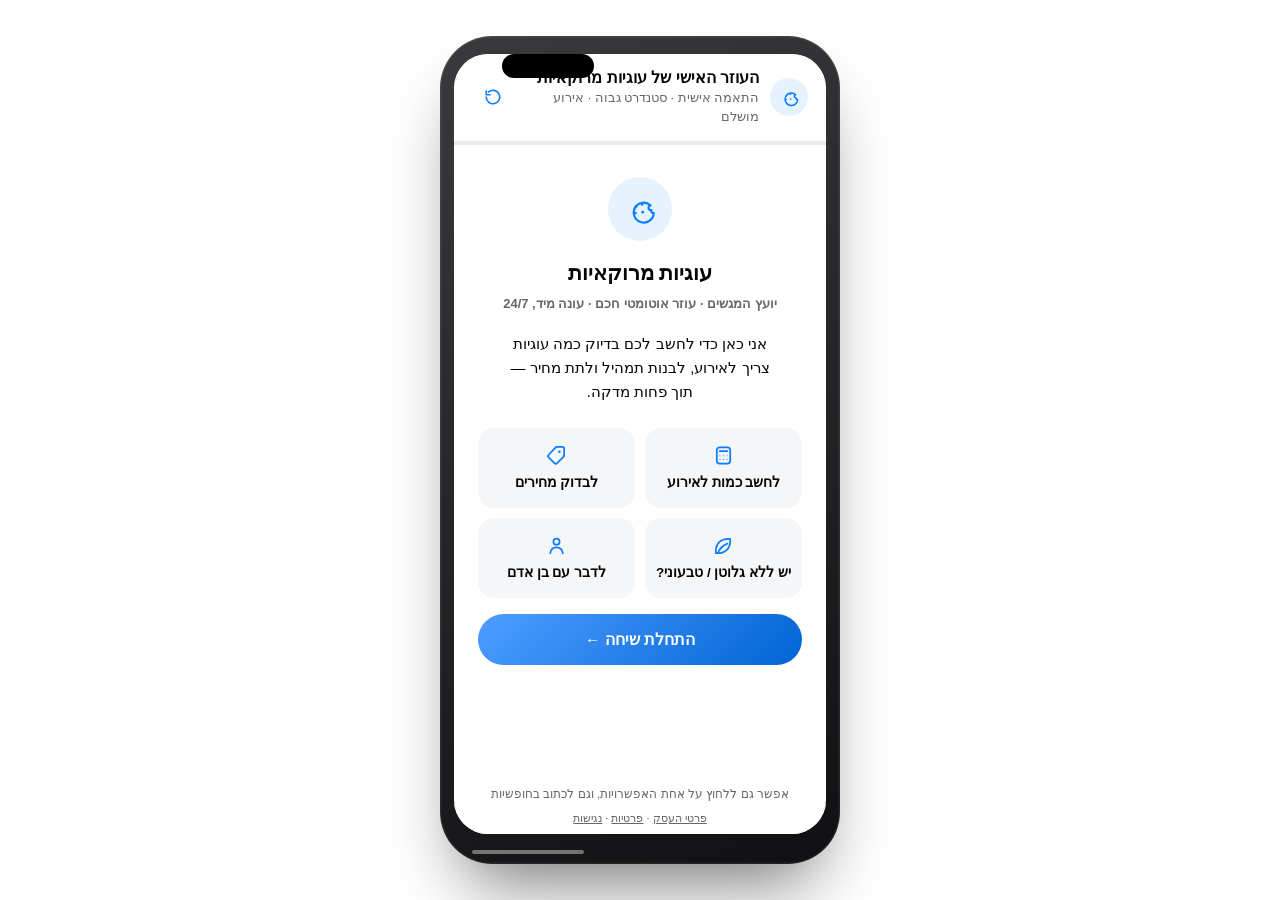
<file: index.html>
<!DOCTYPE html>
<html lang="he" dir="rtl">
<head>
<meta charset="utf-8">
<meta name="viewport" content="width=device-width, initial-scale=1, viewport-fit=cover">
<title>יועץ המגשים | עוגיות מרוקאיות</title>
<meta name="description" content="יועץ חכם שמחשב לכם כמה עוגיות מרוקאיות צריך לאירוע — כמות, תמהיל ומחיר לפי מספר האורחים, סוג האירוע והתקציב.">
<meta name="theme-color" content="#FBF6EC">
<meta http-equiv="Content-Security-Policy" content="default-src 'none'; script-src 'self'; style-src 'self' 'unsafe-inline' https://fonts.googleapis.com; font-src https://fonts.gstatic.com; connect-src 'self' https://script.google.com; img-src 'self' data:; base-uri 'none'; form-action 'none'; frame-ancestors 'none'">

<meta property="og:type" content="website">
<meta property="og:site_name" content="עוגיות מרוקאיות">
<meta property="og:locale" content="he_IL">
<meta property="og:title" content="כמה עוגיות באמת צריך לחינה? גלו ב-30 שניות">
<meta property="og:description" content="יועץ חכם שמחשב לכם כמות, תמהיל ומחיר לפי מספר האורחים, סוג האירוע והתקציב — כדי שלא ייגמר באמצע.">
<meta name="twitter:card" content="summary_large_image">

<link rel="preconnect" href="https://fonts.googleapis.com">
<link rel="preconnect" href="https://fonts.gstatic.com" crossorigin>
<link href="https://fonts.googleapis.com/css2?family=Rubik:wght@400;500;600;700;800&display=swap" rel="stylesheet">
<link rel="stylesheet" href="assets/app.css?v=1789231597990">
</head>
<body>

<!-- מסגרת טלפון: נראית רק ברחב (עמוד עם שוליים סביב הצ'אט).
     בנייד chat-app נשאר מסך מלא בדיוק כמו קודם — position:fixed מתעלם
     מהעטיפה הזו לגמרי, אז שום דבר לא משתנה בחוויה הניידת. -->
<div class="phone-frame">
<div class="chat-app" id="chatPanel">
  <div class="chat-head">
    <span class="av" aria-hidden="true">
      <svg viewBox="0 0 24 24" fill="none" stroke="currentColor" stroke-width="1.8" stroke-linecap="round" stroke-linejoin="round">
        <path d="M20.5 12.8c-1 .3-2-.4-2.1-1.5-.1-1 .6-1.9 1.6-2a7.5 7.5 0 1 0 2.3 5.6c-.7.4-1.5-.1-1.8-1.1Z"/>
        <circle cx="9" cy="10.2" r="1" fill="currentColor" stroke="none"/>
        <circle cx="13.6" cy="8.6" r="1" fill="currentColor" stroke="none"/>
        <circle cx="8.6" cy="15" r="1" fill="currentColor" stroke="none"/>
        <circle cx="14" cy="14.4" r="1" fill="currentColor" stroke="none"/>
      </svg>
    </span>
    <span>
      <b>העוזר האישי של עוגיות מרוקאיות</b>
      <small id="chatSub">התאמה אישית · סטנדרט גבוה · אירוע מושלם</small>
    </span>
    <button class="restart" id="chatRestart" aria-label="התחלה מחדש" title="התחלה מחדש">
      <svg viewBox="0 0 24 24" fill="none" stroke="currentColor" stroke-width="2.2" stroke-linecap="round" stroke-linejoin="round"><path d="M3 12a9 9 0 1 0 3-6.7M3 4v5h5"/></svg>
    </button>
  </div>
  <div class="chat-progress" id="chatProgress"><div class="bar" id="chatProgressBar"></div></div>

  <!-- מסך הבית: לא נכנסים ישר לשיחה חיה — קודם רואים מי מדבר איתם ולמה
       לסמוך עליו. בלי זה כל הדף מרגיש כמו הדגמת AI גנרית, לא עסק אמיתי. -->
  <div class="chat-home" id="chatHome">
    <div class="home-logo" aria-hidden="true">
      <svg viewBox="0 0 24 24" fill="none" stroke="currentColor" stroke-width="1.6" stroke-linecap="round" stroke-linejoin="round">
        <path d="M20.5 12.8c-1 .3-2-.4-2.1-1.5-.1-1 .6-1.9 1.6-2a7.5 7.5 0 1 0 2.3 5.6c-.7.4-1.5-.1-1.8-1.1Z"/>
        <circle cx="9" cy="10.2" r="1" fill="currentColor" stroke="none"/>
        <circle cx="13.6" cy="8.6" r="1" fill="currentColor" stroke="none"/>
        <circle cx="8.6" cy="15" r="1" fill="currentColor" stroke="none"/>
        <circle cx="14" cy="14.4" r="1" fill="currentColor" stroke="none"/>
      </svg>
    </div>
    <h1>עוגיות מרוקאיות</h1>
    <p class="home-tag">יועץ המגשים · עוזר אוטומטי חכם · עונה מיד, 24/7</p>
    <p class="home-greet">אני כאן כדי לחשב לכם בדיוק כמה עוגיות צריך לאירוע, לבנות תמהיל ולתת מחיר — תוך פחות מדקה.</p>

    <div class="home-starters">
      <button class="starter" data-starter="calc">
        <span class="ic">
          <svg viewBox="0 0 24 24" fill="none" stroke="currentColor" stroke-width="1.8" stroke-linecap="round" stroke-linejoin="round">
            <rect x="5" y="3.5" width="14" height="17" rx="3"/>
            <path d="M8 7.5h8"/>
            <circle cx="8.3" cy="12.3" r=".6" fill="currentColor" stroke="none"/>
            <circle cx="12" cy="12.3" r=".6" fill="currentColor" stroke="none"/>
            <circle cx="15.7" cy="12.3" r=".6" fill="currentColor" stroke="none"/>
            <circle cx="8.3" cy="16" r=".6" fill="currentColor" stroke="none"/>
            <circle cx="12" cy="16" r=".6" fill="currentColor" stroke="none"/>
            <circle cx="15.7" cy="16" r=".6" fill="currentColor" stroke="none"/>
          </svg>
        </span>
        <span>לחשב כמות לאירוע</span>
      </button>
      <button class="starter" data-starter="price">
        <span class="ic">
          <svg viewBox="0 0 24 24" fill="none" stroke="currentColor" stroke-width="1.8" stroke-linecap="round" stroke-linejoin="round">
            <path d="M20 12.6 12.6 20a2 2 0 0 1-2.8 0l-6-6a2 2 0 0 1 0-2.8L11.2 3.6A2 2 0 0 1 12.6 3H18a2 2 0 0 1 2 2v5.6a2 2 0 0 1-.6 1.4Z"/>
            <circle cx="15" cy="8" r="1.3" fill="currentColor" stroke="none"/>
          </svg>
        </span>
        <span>לבדוק מחירים</span>
      </button>
      <button class="starter" data-starter="diet">
        <span class="ic">
          <svg viewBox="0 0 24 24" fill="none" stroke="currentColor" stroke-width="1.8" stroke-linecap="round" stroke-linejoin="round">
            <path d="M6 20c8 0 13-5 13-13V5h-2C9 5 4 10 4 18v2Z"/>
            <path d="M6 20c2-5 5-8 10-10"/>
          </svg>
        </span>
        <span>יש ללא גלוטן / טבעוני?</span>
      </button>
      <button class="starter" data-starter="human">
        <span class="ic">
          <svg viewBox="0 0 24 24" fill="none" stroke="currentColor" stroke-width="1.8" stroke-linecap="round" stroke-linejoin="round">
            <circle cx="12" cy="8" r="3.2"/>
            <path d="M5.5 20c0-3.6 3-6 6.5-6s6.5 2.4 6.5 6"/>
          </svg>
        </span>
        <span>לדבר עם בן אדם</span>
      </button>
    </div>

    <button class="home-cta" id="homeStart">התחלת שיחה ←</button>
  </div>

  <div class="chat-feed" id="chatFeed" aria-live="polite" hidden></div>
  <div class="chat-chips" id="chatChips"></div>
  <div class="chat-hint" id="chatHint">אפשר גם ללחוץ על אחת האפשרויות, וגם לכתוב בחופשיות</div>

  <form class="chat-form" id="chatForm" autocomplete="off" hidden>
    <input id="chatInput" type="text" maxlength="300" placeholder="כתבו לי מה שבא לכם…" aria-label="הודעה">
    <button type="submit" aria-label="שליחה">
      <svg viewBox="0 0 24 24" fill="none" stroke="currentColor" stroke-width="2.2" stroke-linecap="round" stroke-linejoin="round"><path d="M20 12H5M11 6l-6 6 6 6"/></svg>
    </button>
  </form>

  <div class="chat-legal">
    <a href="terms.html">פרטי העסק</a> · <a href="privacy.html">פרטיות</a> · <a href="accessibility.html">נגישות</a>
  </div>
</div>
</div>

<script src="assets/data.js?v=1789334199188"></script>
<script src="assets/art.js?v=1789334199188"></script>
<script src="assets/engine.js?v=1789334199188"></script>
<script src="assets/nlu.js?v=1789334199188"></script>
<script src="assets/chat.js?v=1789334199188"></script>
</body>
</html>
</file>
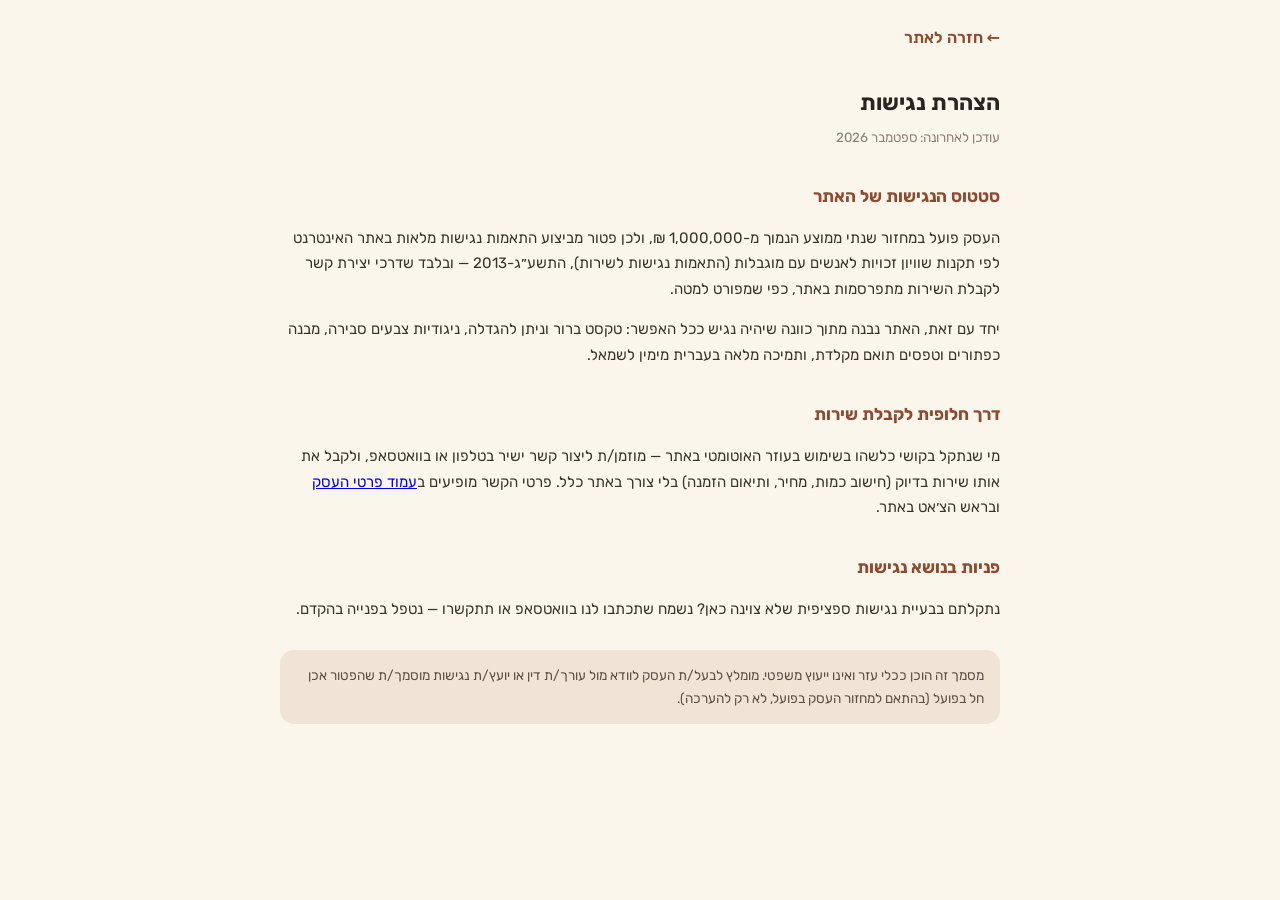
<file: accessibility.html>
<!DOCTYPE html>
<html lang="he" dir="rtl">
<head>
<meta charset="utf-8">
<meta name="viewport" content="width=device-width, initial-scale=1">
<title>הצהרת נגישות | עוגיות מרוקאיות</title>
<meta name="robots" content="noindex">
<link href="https://fonts.googleapis.com/css2?family=Rubik:wght@400;500;600;700&display=swap" rel="stylesheet">
<style>
  :root{color-scheme:light}
  body{background:#FBF6EC;color:#2b2420;font-family:Rubik,system-ui,sans-serif;line-height:1.7;margin:0;padding:24px 16px 60px}
  .wrap{max-width:720px;margin:0 auto}
  h1{font-size:22px;margin-bottom:4px}
  h2{font-size:17px;margin-top:32px;color:#8C4A2F}
  p,li{font-size:15px;color:#3a332c}
  .back{display:inline-block;margin-bottom:18px;color:#8C4A2F;text-decoration:none;font-weight:600}
  .note{background:#F1E3D6;border-radius:14px;padding:14px 16px;font-size:13.5px;color:#5a4f45;margin-top:28px}
  small.upd{display:block;margin-top:6px;color:#8a8078}
</style>
</head>
<body>
<div class="wrap">
  <a class="back" href="index.html">← חזרה לאתר</a>
  <h1>הצהרת נגישות</h1>
  <small class="upd">עודכן לאחרונה: ספטמבר 2026</small>

  <h2>סטטוס הנגישות של האתר</h2>
  <p>
    העסק פועל במחזור שנתי ממוצע הנמוך מ-1,000,000 ₪, ולכן פטור מביצוע התאמות נגישות מלאות באתר
    האינטרנט לפי תקנות שוויון זכויות לאנשים עם מוגבלות (התאמות נגישות לשירות), התשע״ג-2013 —
    ובלבד שדרכי יצירת קשר לקבלת השירות מתפרסמות באתר, כפי שמפורט למטה.
  </p>
  <p>
    יחד עם זאת, האתר נבנה מתוך כוונה שיהיה נגיש ככל האפשר: טקסט ברור וניתן להגדלה, ניגודיות
    צבעים סבירה, מבנה כפתורים וטפסים תואם מקלדת, ותמיכה מלאה בעברית מימין לשמאל.
  </p>

  <h2>דרך חלופית לקבלת שירות</h2>
  <p>
    מי שנתקל בקושי כלשהו בשימוש בעוזר האוטומטי באתר — מוזמן/ת ליצור קשר ישיר בטלפון או בוואטסאפ,
    ולקבל את אותו שירות בדיוק (חישוב כמות, מחיר, ותיאום הזמנה) בלי צורך באתר כלל. פרטי הקשר
    מופיעים ב<a href="terms.html">עמוד פרטי העסק</a> ובראש הצ׳אט באתר.
  </p>

  <h2>פניות בנושא נגישות</h2>
  <p>
    נתקלתם בבעיית נגישות ספציפית שלא צוינה כאן? נשמח שתכתבו לנו בוואטסאפ או תתקשרו — נטפל בפנייה
    בהקדם.
  </p>

  <div class="note">
    מסמך זה הוכן ככלי עזר ואינו ייעוץ משפטי. מומלץ לבעל/ת העסק לוודא מול עורך/ת דין או יועץ/ת
    נגישות מוסמך/ת שהפטור אכן חל בפועל (בהתאם למחזור העסק בפועל, לא רק להערכה).
  </div>
</div>
</body>
</html>
</file>
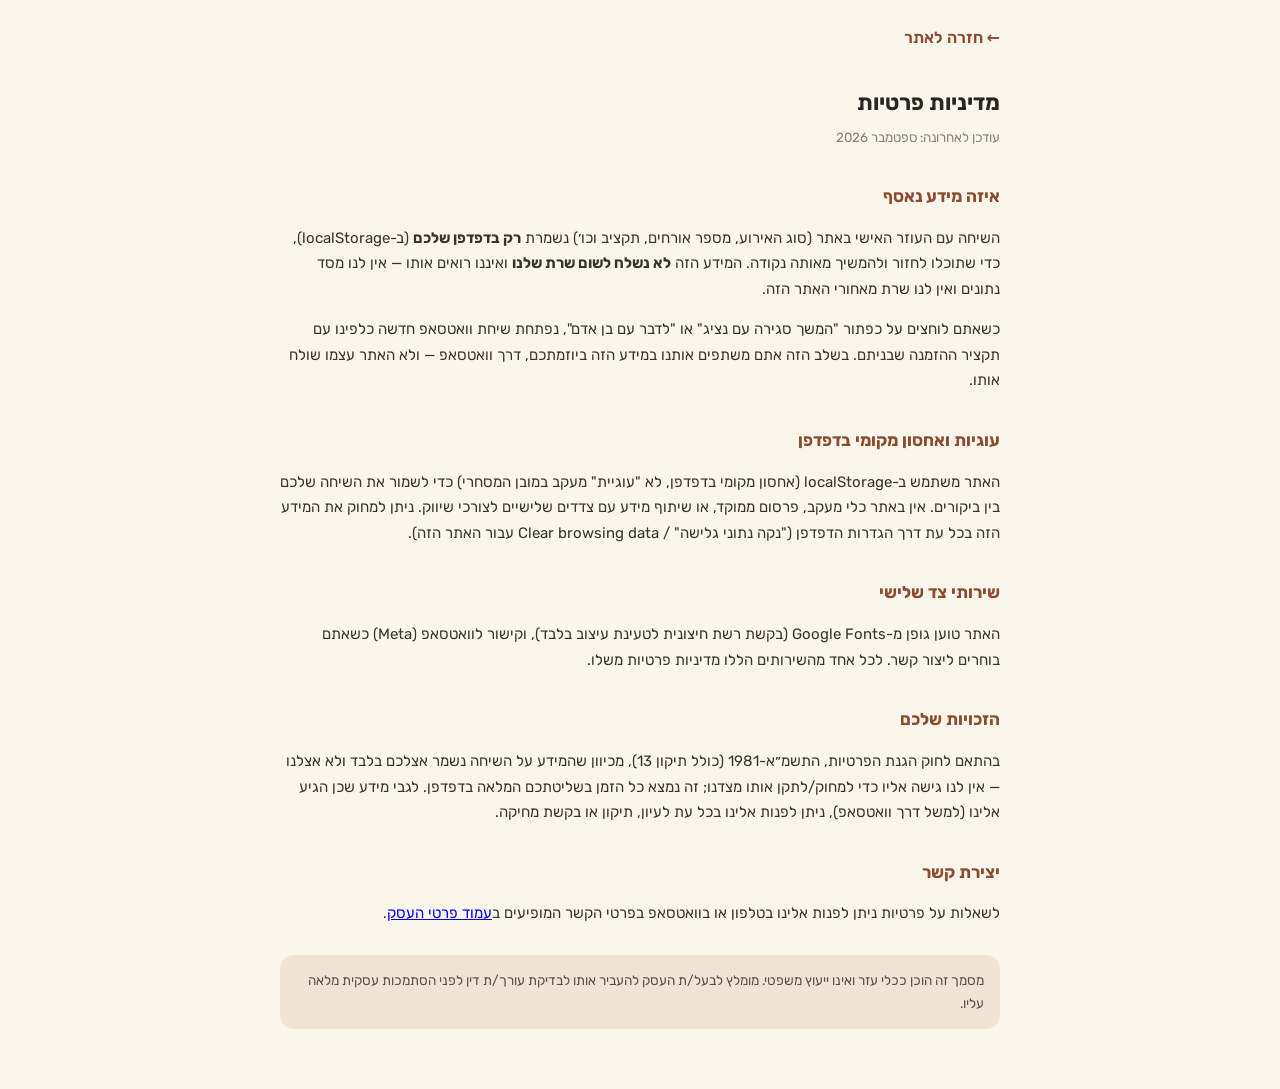
<file: privacy.html>
<!DOCTYPE html>
<html lang="he" dir="rtl">
<head>
<meta charset="utf-8">
<meta name="viewport" content="width=device-width, initial-scale=1">
<title>מדיניות פרטיות | עוגיות מרוקאיות</title>
<meta name="robots" content="noindex">
<link href="https://fonts.googleapis.com/css2?family=Rubik:wght@400;500;600;700&display=swap" rel="stylesheet">
<style>
  :root{color-scheme:light}
  body{background:#FBF6EC;color:#2b2420;font-family:Rubik,system-ui,sans-serif;line-height:1.7;margin:0;padding:24px 16px 60px}
  .wrap{max-width:720px;margin:0 auto}
  h1{font-size:22px;margin-bottom:4px}
  h2{font-size:17px;margin-top:32px;color:#8C4A2F}
  p,li{font-size:15px;color:#3a332c}
  .back{display:inline-block;margin-bottom:18px;color:#8C4A2F;text-decoration:none;font-weight:600}
  .note{background:#F1E3D6;border-radius:14px;padding:14px 16px;font-size:13.5px;color:#5a4f45;margin-top:28px}
  small.upd{display:block;margin-top:6px;color:#8a8078}
</style>
</head>
<body>
<div class="wrap">
  <a class="back" href="index.html">← חזרה לאתר</a>
  <h1>מדיניות פרטיות</h1>
  <small class="upd">עודכן לאחרונה: ספטמבר 2026</small>

  <h2>איזה מידע נאסף</h2>
  <p>
    השיחה עם העוזר האישי באתר (סוג האירוע, מספר אורחים, תקציב וכו׳) נשמרת <b>רק בדפדפן שלכם</b>
    (ב-localStorage), כדי שתוכלו לחזור ולהמשיך מאותה נקודה. המידע הזה <b>לא נשלח לשום שרת שלנו</b>
    ואיננו רואים אותו — אין לנו מסד נתונים ואין לנו שרת מאחורי האתר הזה.
  </p>
  <p>
    כשאתם לוחצים על כפתור "המשך סגירה עם נציג" או "לדבר עם בן אדם", נפתחת שיחת וואטסאפ חדשה
    כלפינו עם תקציר ההזמנה שבניתם. בשלב הזה אתם משתפים אותנו במידע הזה ביוזמתכם, דרך וואטסאפ —
    ולא האתר עצמו שולח אותו.
  </p>

  <h2>עוגיות ואחסון מקומי בדפדפן</h2>
  <p>
    האתר משתמש ב-localStorage (אחסון מקומי בדפדפן, לא "עוגיית" מעקב במובן המסחרי) כדי לשמור את
    השיחה שלכם בין ביקורים. אין באתר כלי מעקב, פרסום ממוקד, או שיתוף מידע עם צדדים שלישיים לצורכי
    שיווק. ניתן למחוק את המידע הזה בכל עת דרך הגדרות הדפדפן ("נקה נתוני גלישה" / Clear browsing data
    עבור האתר הזה).
  </p>

  <h2>שירותי צד שלישי</h2>
  <p>
    האתר טוען גופן מ-Google Fonts (בקשת רשת חיצונית לטעינת עיצוב בלבד), וקישור לוואטסאפ (Meta) כשאתם
    בוחרים ליצור קשר. לכל אחד מהשירותים הללו מדיניות פרטיות משלו.
  </p>

  <h2>הזכויות שלכם</h2>
  <p>
    בהתאם לחוק הגנת הפרטיות, התשמ״א-1981 (כולל תיקון 13), מכיוון שהמידע על השיחה נשמר אצלכם בלבד
    ולא אצלנו — אין לנו גישה אליו כדי למחוק/לתקן אותו מצדנו; זה נמצא כל הזמן בשליטתכם המלאה בדפדפן.
    לגבי מידע שכן הגיע אלינו (למשל דרך וואטסאפ), ניתן לפנות אלינו בכל עת לעיון, תיקון או בקשת מחיקה.
  </p>

  <h2>יצירת קשר</h2>
  <p>לשאלות על פרטיות ניתן לפנות אלינו בטלפון או בוואטסאפ בפרטי הקשר המופיעים ב<a href="terms.html">עמוד פרטי העסק</a>.</p>

  <div class="note">
    מסמך זה הוכן ככלי עזר ואינו ייעוץ משפטי. מומלץ לבעל/ת העסק להעביר אותו לבדיקת עורך/ת דין
    לפני הסתמכות עסקית מלאה עליו.
  </div>
</div>
</body>
</html>
</file>
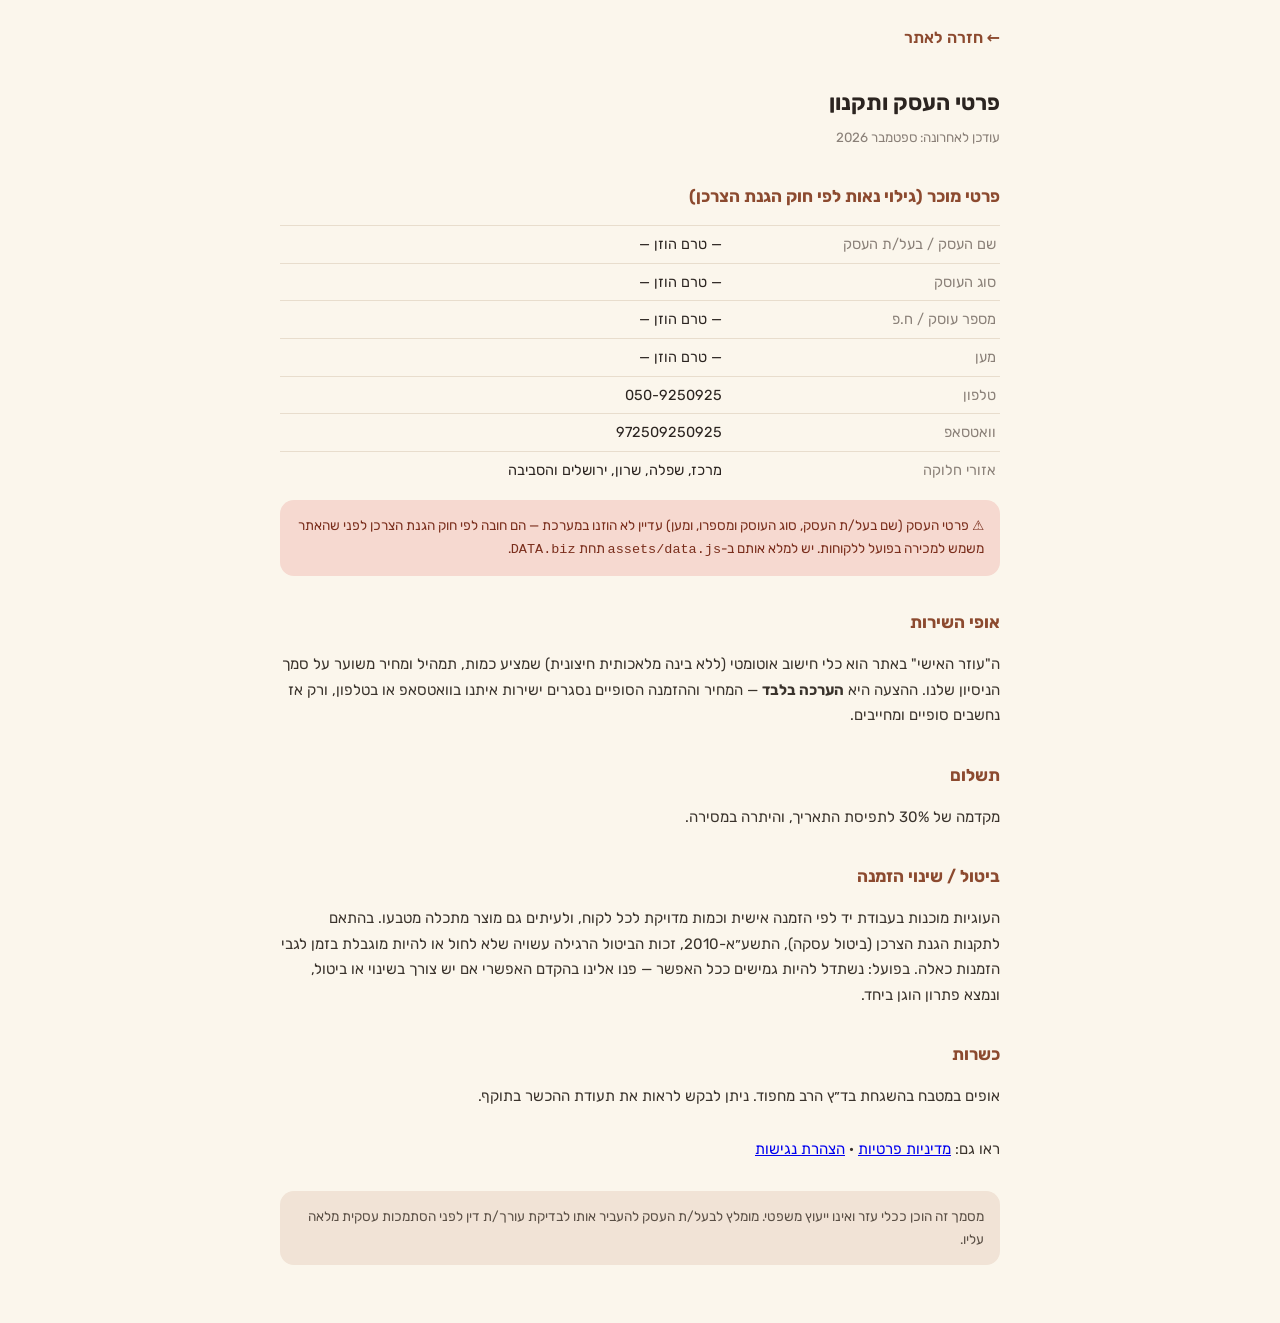
<file: terms.html>
<!DOCTYPE html>
<html lang="he" dir="rtl">
<head>
<meta charset="utf-8">
<meta name="viewport" content="width=device-width, initial-scale=1">
<title>פרטי העסק ותקנון | עוגיות מרוקאיות</title>
<meta name="robots" content="noindex">
<link href="https://fonts.googleapis.com/css2?family=Rubik:wght@400;500;600;700&display=swap" rel="stylesheet">
<style>
  :root{color-scheme:light}
  body{background:#FBF6EC;color:#2b2420;font-family:Rubik,system-ui,sans-serif;line-height:1.7;margin:0;padding:24px 16px 60px}
  .wrap{max-width:720px;margin:0 auto}
  h1{font-size:22px;margin-bottom:4px}
  h2{font-size:17px;margin-top:32px;color:#8C4A2F}
  p,li{font-size:15px;color:#3a332c}
  .back{display:inline-block;margin-bottom:18px;color:#8C4A2F;text-decoration:none;font-weight:600}
  .note{background:#F1E3D6;border-radius:14px;padding:14px 16px;font-size:13.5px;color:#5a4f45;margin-top:28px}
  .missing{background:#f6d9d0;border-radius:14px;padding:14px 16px;font-size:13.5px;color:#7a2e1c;margin:12px 0}
  small.upd{display:block;margin-top:6px;color:#8a8078}
  table{width:100%;border-collapse:collapse;margin-top:8px}
  td{padding:6px 4px;font-size:14.5px;border-top:1px solid #e8ddcd}
  td:first-child{color:#8a8078;width:38%}
</style>
</head>
<body>
<div class="wrap">
  <a class="back" href="index.html">← חזרה לאתר</a>
  <h1>פרטי העסק ותקנון</h1>
  <small class="upd">עודכן לאחרונה: ספטמבר 2026</small>

  <h2>פרטי מוכר (גילוי נאות לפי חוק הגנת הצרכן)</h2>
  <table id="bizTable"></table>
  <div id="bizMissing" class="missing" hidden>
    ⚠ פרטי העסק (שם בעל/ת העסק, סוג העוסק ומספרו, ומען) עדיין לא הוזנו במערכת — הם חובה לפי חוק
    הגנת הצרכן לפני שהאתר משמש למכירה בפועל ללקוחות. יש למלא אותם ב-<code>assets/data.js</code>
    תחת <code>DATA.biz</code>.
  </div>

  <h2>אופי השירות</h2>
  <p>
    ה"עוזר האישי" באתר הוא כלי חישוב אוטומטי (ללא בינה מלאכותית חיצונית) שמציע כמות, תמהיל ומחיר
    משוער על סמך הניסיון שלנו. ההצעה היא <b>הערכה בלבד</b> — המחיר וההזמנה הסופיים נסגרים ישירות
    איתנו בוואטסאפ או בטלפון, ורק אז נחשבים סופיים ומחייבים.
  </p>

  <h2>תשלום</h2>
  <p>מקדמה של <span id="depositPct"></span>% לתפיסת התאריך, והיתרה במסירה.</p>

  <h2>ביטול / שינוי הזמנה</h2>
  <p>
    העוגיות מוכנות בעבודת יד לפי הזמנה אישית וכמות מדויקת לכל לקוח, ולעיתים גם מוצר מתכלה מטבעו.
    בהתאם לתקנות הגנת הצרכן (ביטול עסקה), התשע״א-2010, זכות הביטול הרגילה עשויה שלא לחול או
    להיות מוגבלת בזמן לגבי הזמנות כאלה. בפועל: נשתדל להיות גמישים ככל האפשר — פנו אלינו בהקדם
    האפשרי אם יש צורך בשינוי או ביטול, ונמצא פתרון הוגן ביחד.
  </p>

  <h2>כשרות</h2>
  <p>אופים במטבח בהשגחת <span id="kashrut"></span>. ניתן לבקש לראות את תעודת ההכשר בתוקף.</p>

  <p style="margin-top:28px">
    ראו גם: <a href="privacy.html">מדיניות פרטיות</a> · <a href="accessibility.html">הצהרת נגישות</a>
  </p>

  <div class="note">
    מסמך זה הוכן ככלי עזר ואינו ייעוץ משפטי. מומלץ לבעל/ת העסק להעביר אותו לבדיקת עורך/ת דין
    לפני הסתמכות עסקית מלאה עליו.
  </div>
</div>

<script src="assets/data.js?v=2"></script>
<script>
  const b = DATA.biz;
  document.getElementById("depositPct").textContent = b.depositPct;
  document.getElementById("kashrut").textContent = b.kashrut || "בד״ץ (יש להשלים פרטים)";

  const rows = [
    ["שם העסק / בעל/ת העסק", b.legalName],
    ["סוג העוסק", b.dealerType],
    ["מספר עוסק / ח.פ", b.dealerNumber],
    ["מען", b.address],
    ["טלפון", b.phone],
    ["וואטסאפ", "972" + b.waPhone.replace(/^972/, "")],
    ["אזורי חלוקה", (b.areas || []).join(", ")]
  ];
  const tbl = document.getElementById("bizTable");
  let missing = false;
  rows.forEach(([label, val]) => {
    const tr = document.createElement("tr");
    if (!val) missing = true;
    tr.innerHTML = `<td>${label}</td><td>${val || "— טרם הוזן —"}</td>`;
    tbl.appendChild(tr);
  });
  if (missing) document.getElementById("bizMissing").hidden = false;
</script>
</body>
</html>
</file>
<file: assets/app.css>
/* ============================================================================
   app.css — יועץ המגשים: מבנה בהשראת מסנג'ר.
   בועות עגולות לגמרי (בלי "זנב" חד בפינה), פונט עגול ורך אחיד לכל הממשק,
   משטחים שטוחים ונקיים, גרדיאנט חם ועדין. הכול נזיל, שום דבר חד.
   ============================================================================ */

:root{
  --canvas:#FFFFFF;                    /* לבן — מקסימום ניגוד מול המסגרת הכהה */

  --bg:#FFFFFF; --bg-2:#F5F6F7;
  --ink:#050505; --muted:#65676B;
  --sep:rgba(0,0,0,.08);
  --header-bg:rgba(255,255,255,.92);
  --input-bg:#F0F2F5; --input-fg:#050505;

  --bubble-bot:#F0F0F0; --bubble-bot-fg:#050505;
  --bubble-me-a:#4E9EFF; --bubble-me-b:#0064D6; --bubble-me-fg:#FFFFFF;

  --accent:#0A7CFF; --accent-2:#4E9EFF; --accent-text:#0064D6; --accent-soft:#E7F2FF;
  --card-bg:#FFFFFF; --card-line:rgba(0,0,0,.08);
  --clay:#C0562F;  --clay-soft:#FBE7DC;
  --olive:#5F7350; --olive-soft:#E9EFE2;
  --honey:#9C6A0E; --honey-soft:#FBF0D8;

  --shadow-soft:0 1px 2px rgba(0,0,0,.06), 0 8px 20px -12px rgba(0,0,0,.16);

  --font:"Rubik","Segoe UI",-apple-system,sans-serif;
}

@media (prefers-color-scheme: dark){
  :root:not([data-theme="light"]){
    --canvas:#FFFFFF;                  /* לבן תמיד, גם במצב כהה — לפי בקשת הלקוח */
    --bg:#0A0A0A; --bg-2:#18191A;
    --ink:#E4E6EB; --muted:#B0B3B8;
    --sep:rgba(255,255,255,.08);
    --header-bg:rgba(10,10,10,.9);
    --input-bg:#3A3B3C; --input-fg:#E4E6EB;

    --bubble-bot:#3A3B3C; --bubble-bot-fg:#E4E6EB;
    --bubble-me-a:#4E9EFF; --bubble-me-b:#0064D6; --bubble-me-fg:#FFFFFF;

    --accent:#4E9EFF; --accent-2:#0A7CFF; --accent-text:#4E9EFF; --accent-soft:#1E2E44;
    --card-bg:#242526; --card-line:rgba(255,255,255,.1);
    --clay:#E8815B;  --clay-soft:#3A2417;
    --olive:#93B07E; --olive-soft:#222C1B;
    --honey:#E3A83F; --honey-soft:#33270F;

    --shadow-soft:0 1px 2px rgba(0,0,0,.5), 0 8px 20px -12px rgba(0,0,0,.7);
  }
}
:root[data-theme="dark"]{
  --canvas:#FFFFFF;
  --bg:#0A0A0A; --bg-2:#18191A;
  --ink:#E4E6EB; --muted:#B0B3B8;
  --sep:rgba(255,255,255,.08);
  --header-bg:rgba(10,10,10,.9);
  --input-bg:#3A3B3C; --input-fg:#E4E6EB;

  --bubble-bot:#3A3B3C; --bubble-bot-fg:#E4E6EB;
  --bubble-me-a:#4E9EFF; --bubble-me-b:#0064D6; --bubble-me-fg:#FFFFFF;

  --accent:#4E9EFF; --accent-2:#0A7CFF; --accent-text:#4E9EFF; --accent-soft:#1E2E44;
  --card-bg:#242526; --card-line:rgba(255,255,255,.1);
  --clay:#E8815B;  --clay-soft:#3A2417;
  --olive:#93B07E; --olive-soft:#222C1B;
  --honey:#E3A83F; --honey-soft:#33270F;

  --shadow-soft:0 1px 2px rgba(0,0,0,.5), 0 8px 20px -12px rgba(0,0,0,.7);
}

*{box-sizing:border-box;margin:0;padding:0}
/* בלי זה כרום מצייר את כל שטח הקנבס שאף אלמנט לא כיסה (כולל מחוץ לטלפון)
   בשחור-ברירת-מחדל כשמערכת ההפעלה במצב כהה, גם אם body{background} לבן */
html{color-scheme:light}
html,body{height:100%}
body{
  background:var(--canvas);color:var(--bubble-bot-fg);font-family:var(--font);
  font-size:16.5px;line-height:1.5;-webkit-font-smoothing:antialiased;
  overflow:hidden;
}
button{font:inherit;color:inherit;background:none;border:none;cursor:pointer}
a{color:var(--accent-text);text-decoration:none}
svg{display:block}
::selection{background:var(--accent);color:#fff}
:focus-visible{outline:2px solid var(--accent-text);outline-offset:2px;border-radius:6px}

/* ---- קנבס נקי ושטוח ברחב — בלי דוגמאות, רק צבע רגוע שנותן לכרטיס לנשום ---- */
@media(min-width:760px){
  body{display:flex;align-items:center;justify-content:center;padding:28px}
}

/* ---- הכרטיס: מסך מלא בנייד, מסך-הטלפון בתוך המסגרת ברחב ---- */
.chat-app{
  position:fixed; inset:0;
  display:flex; flex-direction:column;
  background:var(--bg);
  height:100dvh;
}
@media(min-width:760px){
  .chat-app{
    position:relative; inset:auto;
    width:100%; height:100%;
    border-radius:34px; overflow:hidden;
    box-shadow:none;                    /* הצל עבר למסגרת החיצונית */
  }
}

/* ---- מסגרת הטלפון: מוצגת רק ברחב. בנייד היא ריקה מסגנון —
   position:fixed על chat-app מתעלם ממנה לגמרי, אז שום דבר לא זז ---- */
.phone-frame{ display:contents }
@media(min-width:760px){
  .phone-frame{
    display:block; position:relative;
    width:min(400px, 92vw); height:min(860px, 92vh);
    padding:18px 14px 30px;
    background:linear-gradient(155deg, #3a3a3d, #101012);
    border-radius:52px;
    box-shadow:0 40px 70px -24px rgba(0,0,0,.55), inset 0 0 0 1.5px rgba(255,255,255,.07);
  }
  /* פינת הפעלה — "האי הדינמי" */
  .phone-frame::before{
    content:""; position:absolute; z-index:5;
    top:18px; inset-inline-start:50%; transform:translateX(-50%);
    width:92px; height:24px; background:#000; border-radius:14px;
  }
  /* פס הבית התחתון */
  .phone-frame::after{
    content:""; position:absolute; z-index:5;
    bottom:10px; inset-inline-start:50%; transform:translateX(-50%);
    width:112px; height:4px; border-radius:3px; background:rgba(255,255,255,.4);
  }
}

.chat-head{
  display:flex;align-items:center;gap:11px;
  padding:calc(14px + env(safe-area-inset-top, 0px)) 18px 14px;
  background:var(--header-bg);border-bottom:1px solid var(--sep);
  backdrop-filter:blur(20px);-webkit-backdrop-filter:blur(20px);flex:none;
}
.chat-head .av{
  width:38px;height:38px;border-radius:50%;flex:none;color:var(--accent);
  display:grid;place-items:center;background:var(--accent-soft);
}
.chat-head .av svg{width:20px;height:20px}
.chat-head b{display:block;font-size:16px;font-weight:700;line-height:1.25}
.chat-head small{display:block;font-size:12.5px;color:var(--muted);margin-top:1px;font-weight:500}
/* 44px הוא שטח המגע המומלץ למובייל — האייקון עצמו נשאר קטן, רק שטח הלחיצה גדל */
.chat-head .restart{margin-inline-start:auto;width:44px;height:44px;border-radius:50%;
  display:grid;place-items:center;color:var(--accent);transition:.15s}
.chat-head .restart:hover{background:var(--input-bg)}
.chat-head .restart svg{width:18px;height:18px}

/* ---- פס התקדמות: קו רך ושטוח, בלי דרמה ---- */
.chat-progress{height:3px;background:var(--sep);flex:none;overflow:hidden}
.chat-progress .bar{height:100%;width:0%;background:var(--accent);
  transition:width .35s ease, opacity .35s ease;border-radius:0 0 3px 3px}
.chat-progress.done .bar{opacity:0}

/* ---- רמז שימוש קטן ---- */
.chat-hint{font-size:12px;color:var(--muted);text-align:center;font-weight:500;
  padding:3px 16px 2px;max-height:22px;overflow:hidden;
  transition:max-height .25s ease, opacity .25s ease, padding .25s ease}
.chat-hint.hidden{max-height:0;opacity:0;padding:0}

/* ============================================================================
   מסך הבית — הדלת הראשית לפני שנכנסים לשיחה חיה.
   בלי זה הביקור הראשון הוא בועת הקלדה ריקה שמרגישה כמו הדגמת AI גנרית;
   עם זה יש זהות עסקית ברורה, שקיפות שזה עוזר אוטומטי, ונקודות כניסה מוכרות.
   ============================================================================ */
.chat-home[hidden]{display:none}
.chat-home{
  flex:1;overflow-y:auto;display:flex;flex-direction:column;align-items:center;
  text-align:center;padding:32px 24px calc(24px + env(safe-area-inset-bottom, 0px));
  background:var(--bg);
  scrollbar-width:none;                 /* בלי זה רואים את פס הגלילה הרגיל של הדפדפן */
}
.chat-home::-webkit-scrollbar{display:none}
.home-logo{
  width:64px;height:64px;border-radius:50%;color:var(--accent);
  background:var(--accent-soft);display:grid;place-items:center;margin-bottom:16px;flex:none;
}
.home-logo svg{width:32px;height:32px}
.chat-home h1{font-size:21px;font-weight:800;margin-bottom:6px}
.home-tag{font-size:13px;color:var(--muted);font-weight:600;margin-bottom:18px}
.home-greet{font-size:15px;line-height:1.6;color:var(--ink);max-width:34ch;margin-bottom:24px}

.home-starters{display:grid;grid-template-columns:1fr 1fr;gap:10px;width:100%;max-width:380px;margin-bottom:16px}
.starter{
  display:flex;flex-direction:column;align-items:center;gap:7px;
  background:var(--bg-2);border-radius:16px;padding:16px 10px;
  font-size:13.5px;font-weight:600;color:var(--ink);line-height:1.35;transition:.15s;
}
.starter:hover{background:var(--accent-soft);transform:translateY(-1px)}
.starter .ic{color:var(--accent)}
.starter .ic svg{width:23px;height:23px}

.home-cta{
  width:100%;max-width:380px;padding:14px;border-radius:99px;font-size:15.5px;font-weight:700;
  color:#fff;background:linear-gradient(135deg, var(--bubble-me-a), var(--bubble-me-b));
  transition:.15s;
}
.home-cta:hover{filter:brightness(1.06)}
.home-cta:active{transform:scale(.98)}

/* [hidden] מפסיד לכללי display:flex/flex של הכרטיס הזה כי סגנון-מחבר
   תמיד גובר על ברירת המחדל של הדפדפן — לכן צריך override מפורש */
.chat-feed[hidden], .chat-form[hidden]{display:none}

.chat-feed{
  flex:1;overflow-y:auto;padding:16px 14px 8px;display:flex;flex-direction:column;gap:2px;
  scrollbar-width:none;background:var(--bg);
}
.chat-feed::-webkit-scrollbar{display:none}

/* ---- שורת קישורים משפטיים: תמיד בתחתית הכרטיס, גם במסך הבית וגם בשיחה,
   כי הצ'אט הוא כל האתר ואין footer נפרד לעמוד ---- */
.chat-legal{
  flex:none;text-align:center;padding:6px 14px calc(8px + env(safe-area-inset-bottom, 0px));
  font-size:11px;color:var(--muted);background:var(--bg);
}
.chat-legal a{color:var(--muted);text-decoration:underline}

/* ---- מפריד שעה: טקסט קטן וממורכז בלבד, בלי קווים מעטרים ---- */
.time-div{display:flex;justify-content:center;margin:16px 0 10px;animation:msgIn .25s}
.time-div span{font-size:11.5px;font-weight:600;color:var(--muted)}

/* ---- הודעות: בועות עגולות לגמרי, קיבוץ צמוד, בלי זנב חד בפינה ---- */
.msg{display:flex;max-width:100%;margin-top:10px;animation:msgIn .28s cubic-bezier(.2,.9,.3,1)}
.msg.grouped{margin-top:3px}
@keyframes msgIn{from{opacity:0;transform:translateY(6px) scale(.98)}}

.msg.bot{justify-content:flex-end}   /* בוט: מוצג בצד שמאל */
.msg.me{justify-content:flex-start}  /* לקוח: מוצג בצד ימין */

.msg .b{
  padding:11px 16px;border-radius:20px;font-size:15.5px;line-height:1.45;max-width:78%;
  overflow-wrap:anywhere;font-weight:400;
}
.msg.bot .b{background:var(--bubble-bot);color:var(--bubble-bot-fg)}
.msg.me .b{
  background:linear-gradient(135deg, var(--bubble-me-a), var(--bubble-me-b));
  color:var(--bubble-me-fg);
}

.msg .b b{font-weight:700}
.msg .b a{color:inherit;text-decoration:underline}
.msg.me .b a{color:inherit}

.msg.typing .b{display:flex;gap:5px;padding:14px 18px;align-items:center}
.msg.typing i{width:7px;height:7px;border-radius:50%;background:var(--muted);opacity:.5;
  animation:blink 1.3s infinite}
.msg.typing i:nth-child(2){animation-delay:.18s}
.msg.typing i:nth-child(3){animation-delay:.36s}
@keyframes blink{0%,60%,100%{opacity:.3;transform:translateY(0)}30%{opacity:1;transform:translateY(-3px)}}

/* ---- תוכן עשיר (כרטיס הצעה, חלופות, מגש ביטוח, כפתורים) ---- */
.msg.rich{max-width:100%}
.msg.rich .b{background:transparent;color:inherit;padding:0;max-width:min(94%,440px);border-radius:0}

/* ---- הצעות מהירות (chips) — שורה שגוללים, רכה ומזמינה ---- */
.chat-chips{display:flex;gap:8px;padding:2px 14px 0;max-height:0;overflow:hidden;
  transition:max-height .25s,padding .25s}
.chat-chips.on{
  max-height:58px;padding:8px 14px 6px;overflow-x:auto;overflow-y:hidden;
  -webkit-overflow-scrolling:touch;scrollbar-width:none;
  mask-image:linear-gradient(to right, transparent, #000 22px, #000 calc(100% - 22px), transparent);
  -webkit-mask-image:linear-gradient(to right, transparent, #000 22px, #000 calc(100% - 22px), transparent);
}
.chat-chips.on::-webkit-scrollbar{display:none}
.qchip{flex:none;white-space:nowrap;border:none;background:var(--input-bg);color:var(--accent-text);
  padding:9px 16px;border-radius:99px;font-size:14.5px;font-weight:600;transition:.15s}
.qchip:hover{background:var(--accent-soft)}
.qchip.on{background:var(--accent);color:#fff}
.qchip.done{background:linear-gradient(135deg, var(--bubble-me-a), var(--bubble-me-b));color:#fff;font-weight:700}

/* ---- שורת קלט ---- */
.chat-form{display:flex;align-items:center;gap:9px;
  padding:10px 12px calc(14px + env(safe-area-inset-bottom, 0px));
  background:var(--bg);flex:none;border-top:1px solid var(--sep)}
.chat-form input{flex:1;border:none;background:var(--input-bg);color:var(--input-fg);
  border-radius:22px;padding:11px 17px;font:inherit;font-size:15.5px;outline:none;transition:.15s}
.chat-form input:focus{box-shadow:inset 0 0 0 1.5px var(--accent)}
.chat-form input::placeholder{color:var(--muted)}
.chat-form button{width:36px;height:36px;border-radius:50%;color:#fff;
  background:linear-gradient(135deg, var(--accent-2), var(--accent));
  display:grid;place-items:center;flex:none;transition:.15s}
.chat-form button:active{transform:scale(.92)}
.chat-form button svg{width:17px;height:17px}

@media (prefers-reduced-motion: reduce){
  .msg, .time-div{animation:none !important}
  .msg.typing i{animation:none !important;opacity:.6}
  .chat-progress .bar, .chat-hint, .qchip, .btn, .chat-form input{transition:none !important}
}

/* ============================================================================
   כרטיס ההצעה ותיבות התוכן — פינות רכות, שטוח ונקי, עקבי עם שאר הממשק
   ============================================================================ */
.buffer-note{background:var(--honey-soft);color:var(--bubble-bot-fg);
  padding:12px 16px;border-radius:18px;font-size:14.5px;line-height:1.6}

.prop{border-radius:20px;overflow:hidden;background:var(--card-bg);box-shadow:var(--shadow-soft)}
.prop-top{display:grid;grid-template-columns:repeat(2,1fr)}
.prop-top > div{padding:14px 6px;text-align:center}
.prop-top small{display:block;font-size:11px;color:var(--muted);margin-bottom:4px;font-weight:500}
.prop-top b{font-size:18px;line-height:1;font-weight:700}
.prop-top > div:first-child b{font-size:23px;color:var(--accent-text)}
.prop-mix{width:100%;border-collapse:collapse;font-size:14px}
.prop-mix td{padding:8px 12px;border-top:1px solid var(--card-line)}
.prop-mix .ic{width:32px;padding-inline-end:0}
.prop-mix .ic svg{width:25px;height:25px;border-radius:50%}
.prop-mix .nm{font-weight:600}
.prop-mix .kg,.prop-mix .un{text-align:end;color:var(--muted);white-space:nowrap;font-size:13px}
.prop-sum{display:flex;justify-content:space-between;align-items:baseline;
  padding:13px 16px;background:var(--bg-2)}
.prop-sum b.prop-sum-price{font-size:21px;font-weight:800;color:var(--accent-text)}
.prop-fine{padding:8px 16px 12px;font-size:12px;color:var(--muted);line-height:1.5;background:var(--bg-2)}

.ok-box{background:var(--olive-soft);color:var(--bubble-bot-fg);
  padding:12px 16px;border-radius:18px;font-size:14.5px}
.warn-box{background:var(--clay-soft);color:var(--bubble-bot-fg);
  padding:12px 16px;border-radius:18px;font-size:14.3px;line-height:1.6}
.alt-box{background:var(--card-bg);border-radius:20px;padding:15px 17px;box-shadow:var(--shadow-soft)}
.alt-box > p{margin-bottom:10px;font-size:14.5px;line-height:1.6}
.alt{padding:10px 0;border-top:1px solid var(--card-line)}
.alt b{display:block;font-size:14.5px;margin-bottom:2px;font-weight:600}
.alt span{font-size:13.4px;color:var(--muted);line-height:1.5}
.backup-box{background:var(--honey-soft);color:var(--bubble-bot-fg);border-radius:20px;padding:14px 17px}
.backup-box b{display:block;font-size:14.8px;margin-bottom:4px;font-weight:700}
.backup-box b small{font-weight:500;color:var(--accent-text)}
.backup-box span{font-size:13.6px;color:var(--muted);line-height:1.55}
.warn-inline{color:var(--accent-text);font-size:13.4px}

.cta-row{display:flex;flex-wrap:wrap;gap:8px;margin-top:2px}
.btn{display:inline-flex;align-items:center;justify-content:center;gap:7px;
  padding:12px 22px;border-radius:99px;font-weight:700;font-size:15px;transition:.18s}
.btn-p{background:linear-gradient(135deg, var(--bubble-me-a), var(--bubble-me-b));color:#fff}
.btn-p:hover{filter:brightness(1.06)}
.btn-s{background:var(--input-bg);color:inherit}
.btn-s:hover{background:var(--accent-soft);color:var(--accent-text)}
.btn-sm{padding:10px 18px;font-size:14px}

.link-box{display:block;margin-top:6px;padding:10px 13px;background:var(--input-bg);
  border-radius:14px;font-size:12.3px;overflow-wrap:anywhere;font-family:monospace}
</file>
